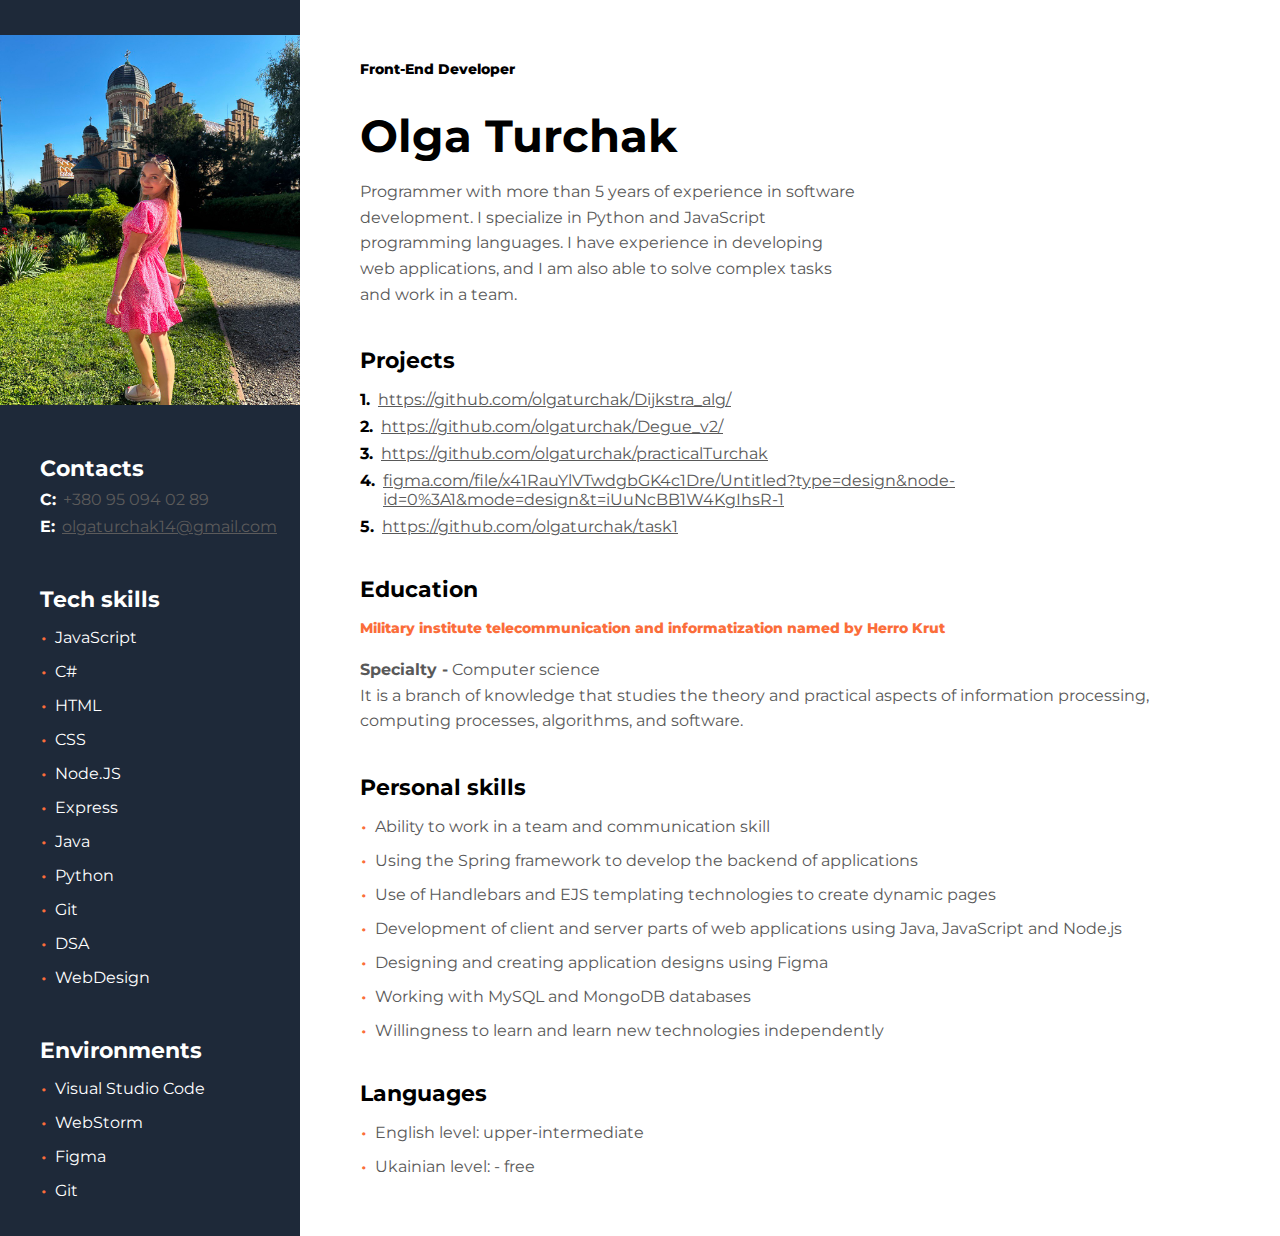
<file: cv/index.html>
<!DOCTYPE html>
<html lang="en">
<head>
    <link rel="preconnect" href="https://fonts.googleapis.com">
    <link rel="preconnect" href="https://fonts.gstatic.com" crossorigin>
    <link href="https://fonts.googleapis.com/css2?family=Montserrat:ital,wght@0,400;0,500;0,600;0,700;0,800;1,400;1,500;1,600;1,700&display=swap" rel="stylesheet">
    <meta charset="UTF-8">
    <meta name="viewport" content="width=device-width, initial-scale=1.0">
    <title>Резюме програміста</title>
    <style>
        * {
            font-family: 'Montserrat', sans-serif;

        }
        body {
            margin: 0;
            padding: 0;
        }

        .resume-container {
            display: flex;
        }

        .blue-panel {
            background-color: #1E2939;
            color: white;
            width: 300px;
            display: flex;
            flex-direction: column;
            justify-content: center;
        }

        .blue-panel img {
            width: 100%;
            height: 370px;
        }
        .left__block {
            margin-top: 20px;
            padding-left: 40px;
        }
        .contact {
            margin-top: 8px;
            display: flex;
        }
        .left__title {
            font-weight: 700;
            font-size: 22px;
            padding-top: 30px;
            color: #ffff;
        }
        .contact__name {
            font-weight: 700;
            font-size: 1rem;
            margin-right: 7px;
        }
        .contact__text {
            font-size: 1rem;
            color: #5c5b5b;
        }
        .skill {
            padding-left: 15px;
            font-size: 1rem;
            position: relative;
            margin-top: 15px;
        }
        .skill::before {
            content: '·';
            color: #FB6D3A;
            position: absolute;
            top: -10px;
            left: 0;
            font-size: 30px;
        }
        .black{
            color: #595959;
        }
        .main_information {
            width: 500px;
        }
        .rigth__title {
            font-size: 22px;
            font-weight: 700;
            color: #000000;
            margin-bottom: 16px;
            margin-top: 40px;
        }
        .resume-content {
            flex: 2;
            padding: 60px 100px 60px 60px;
        }
        .profession {
            color: #000000;
            font-weight: 800;
            font-size: 14px;
            margin-bottom: 20px;
        }
        .project {
            display: flex;
            margin-top: 8px;

        }
        .num {
            font-weight: 700;
            margin-right: 8px;
            color: #000000;
        }
        .project__link {
            color: #595959;
            width: 700px;
        }
        .rigth__block {
            width: 600px;
        }

        h1 {
            font-size: 45px;
            margin-bottom: 0;
        }
        .description{
            width: 500px;
        }
        p {
            font-size: 16px;
            line-height: 1.6;
            margin-bottom: 40px;
            color: #595959;
        }
        .orange{
            color: #FB6D3A;
        }
    </style>
</head>
<body>
<div class="resume-container">
    <div class="blue-panel">
        <img src="img/main_photo.jpg" alt="Фото">
        <div class="left__block">
            <div class="left__title">Contacts</div>
            <div class="contact">
                <div class="contact__name phone">C:</div>
                <a class="contact__text ">+380 95 094 02 89</a>
            </div>
            <div class="contact">
                <div class="contact__name">E:</div>
                <a href="olgaturchak14@gmail.com" class="contact__text ">olgaturchak14@gmail.com</a>
            </div>


        </div>
        <div class="left__block">
            <div class="left__title">Tech skills</div>
            <div class="skill">JavaScript</div>
            <div class="skill">C#</div>
            <div class="skill">HTML</div>
            <div class="skill">CSS</div>
            <div class="skill">Node.JS</div>
            <div class="skill">Express</div>
            <div class="skill">Java</div>
            <div class="skill">Python</div>
            <div class="skill">Git</div>
            <div class="skill">DSA</div>
            <div class="skill">WebDesign</div>
        </div>
        <div class="left__block">
            <div class="left__title">Environments</div>
            <div class="skill">Visual Studio Code</div>
            <div class="skill">WebStorm</div>
            <div class="skill">Figma</div>
            <div class="skill">Git</div>
        </div>
    </div>
    <div class="resume-content">
        <div class="main_information">
        <div class="profession">Front-End Developer</div>

        <h1>Olga Turchak</h1>

        <p class="description">Programmer with more than 5 years of experience in software development. I specialize in Python and JavaScript programming languages. I have experience in developing web applications, and I am also able to solve complex tasks and work in a team.</p>
    </div>

        <div class="rigth__block">
            <div class="rigth__title">Projects</div>
            <div class="project">
                <span class="num">1.</span><a class="project__link" href="https://github.com/olgaturchak/Dijkstra_alg/" style=" text-decoration: underline; cursor: pointer;"> https://github.com/olgaturchak/Dijkstra_alg/</a>
            </div>
            <div class="project">
                <span class="num">2.</span><a class="project__link" href="https://github.com/olgaturchak/Degue_v2" style="text-decoration: underline; cursor: pointer;"> https://github.com/olgaturchak/Degue_v2/</a>
            </div>
            <div class="project">
                <span class="num">3.</span><a class="project__link" href="https://github.com/olgaturchak/practicalTurchak" style="text-decoration: underline; cursor: pointer;"> https://github.com/olgaturchak/practicalTurchak</a>
            </div>
            <div class="project">
                <span class="num">4.</span><a class="project__link" href="figma.com/file/x41RauYlVTwdgbGK4c1Dre/Untitled?type=design&node-id=0%3A1&mode=design&t=iUuNcBB1W4KgIhsR-1" style="text-decoration: underline; cursor: pointer;"> figma.com/file/x41RauYlVTwdgbGK4c1Dre/Untitled?type=design&node-id=0%3A1&mode=design&t=iUuNcBB1W4KgIhsR-1</a>
            </div>
            <div class="project">
                <span class="num">5.</span><a class="project__link" href="https://github.com/olgaturchak/task1" style="text-decoration: underline; cursor: pointer;"> https://github.com/olgaturchak/task1</a>
            </div>

        </div>

        <div class="rigth__title">Education</div>
        <div class="profession orange">Military institute telecommunication and informatization named by Herro Krut</div>

        <p><strong>Specialty -</strong> Computer science<br>It is a branch of knowledge that studies the theory and practical aspects of information processing, computing processes, algorithms, and software.</p>
        <div class="rigth__title">Personal skills</div>
        <div class="work">

                <div class="skill black">Ability to work in a team and communication skill</div>
                <div class="skill black">Using the Spring framework to develop the backend of applications</div>
                <div class="skill black">Use of Handlebars and EJS templating technologies to create dynamic pages</div>
                <div class="skill black">Development of client and server parts of web applications using Java, JavaScript and Node.js</div>
                <div class="skill black">Designing and creating application designs using Figma</div>
                <div class="skill black">Working with MySQL and MongoDB databases</div>
                <div class="skill black">Willingness to learn and learn new technologies independently</div>

        </div>


            <div class="work">
                <div class="rigth__title">Languages</div>
                    <div class="skill black">English level: upper-intermediate</div>
                    <div class="skill black">Ukainian level: - free</div>
            </div>




        </ul>
    </div>
</div>
</body>
</html>
</file>
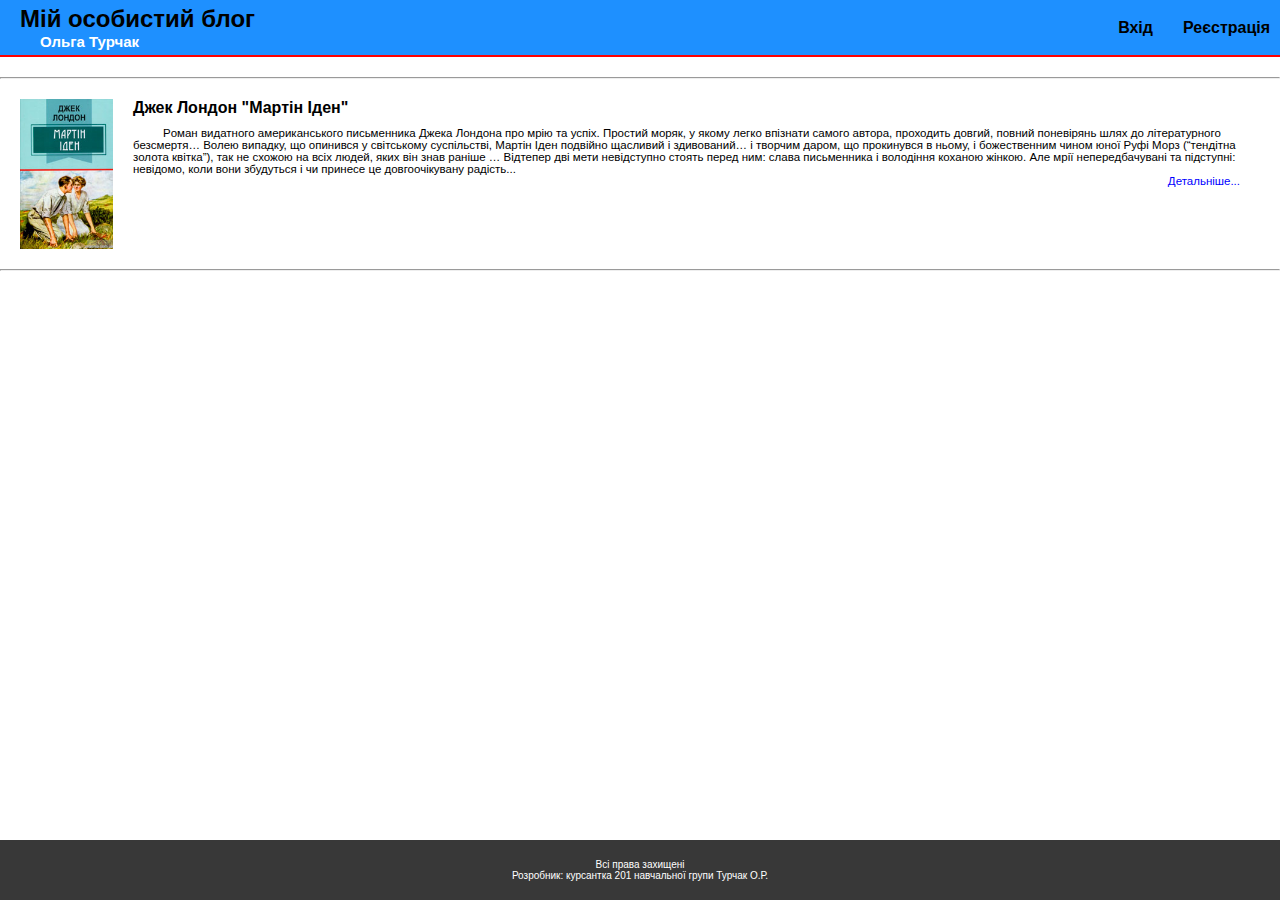
<file: books_page/html/index.html>
<!DOCTYPE html>
<html>
    <head>
        <meta charset="utf-8">
        <title>Мій блог</title>
        <link rel="stylesheet" href="../css/style.css"/>
        <link rel="stylesheet" href="../css/header.css"/>

        <link rel="stylesheet" href="../css/footer.css"/>

    </head>
    <body>
        <div class="header">
            <div class="titles">
                <h2 class="title1">Мій особистий блог</h2>
                <h3 class="title2">Ольга Турчак</h3>
            </div>
            <div class="buttons">
                <a href="login.html" class="button1">Вхід</a>
                <a href="register.html" class="button2">Реєстрація</a>
            </div>
        </div>
        <div class="first_block">
        <hr class="gor_lines">
            <div class="book">
            <img class="book_img" src="../img/martin_eden.jpg">
            <div class="book_info">
                <h4>Джек Лондон "Мартін Iден"</h4>
                <P>Pоман видатного американського письменника Джека Лондона про мрію та успіх. Простий моряк, у якому легко впізнати самого автора, проходить довгий, повний поневірянь шлях до літературного безсмертя… Волею випадку, що опинився у світському суспільстві, Мартін Іден подвійно щасливий і здивований… і творчим даром, що прокинувся в ньому, і божественним чином юної Руфі Морз (“тендітна золота квітка”), так не схожою на всіх людей, яких він знав раніше … Відтепер дві мети невідступно стоять перед ним: слава письменника і володіння коханою жінкою. Але мрії непередбачувані та підступні: невідомо, коли вони збудуться і чи принесе це довгоочікувану радість...</P>
                <a class="more_info" href="book.html" class="button1">Детальніше...</a>
                </div>
            </div>
        <hr class="gor_lines">
        </div>


        <footer class="footer">
            <div class="footer_info">
                <div class="first_foot">
                    Всі права захищені
                </div>
                <div>
                    Розробник: курсантка 201 навчальної групи Турчак О.Р.
                </div>
            </div>
        </footer>

    </body>
</html>
</file>
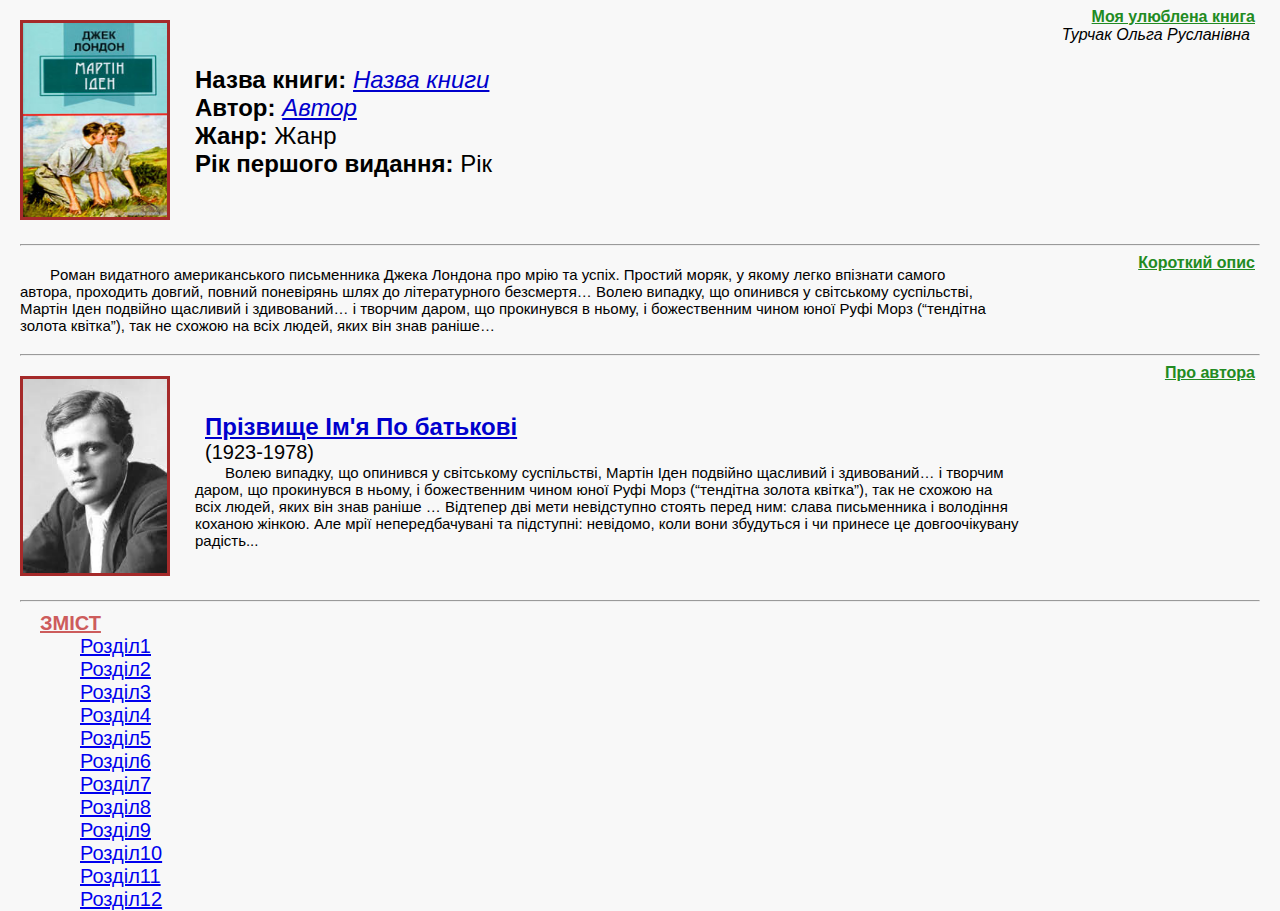
<file: books_page/html/book.html>
<!DOCTYPE html>
<html>
    <head>
        <meta charset="utf-8">
        <title>Book</title>
        <link rel="stylesheet" href="../css/book.css"/>
    </head>
    <body>

        <div class="first_block">
            <div class="image_b">
                <img class="book_img" src="../img/martin_eden.jpg">
            </div>
            <div class="book_info">
                <h4 class="atribut">Назва книги:
                    <i><a  href="https://uk.wikipedia.org/wiki/%D0%9C%D0%B0%D1%80%D1%82%D1%96%D0%BD_%D0%86%D0%B4%D0%B5%D0%BD" class="value_link"> Назва книги</a></i></h4>
                <h4 class="atribut">Автор:
                    <i><a href="https://uk.wikipedia.org/wiki/%D0%94%D0%B6%D0%B5%D0%BA_%D0%9B%D0%BE%D0%BD%D0%B4%D0%BE%D0%BD" class="value_link"> Автор</a>
                    </i></h4>
                <h4 class="atribut">Жанр:
                    <span class="value"> Жанр</span></h4>
                <h4 class="atribut">Рік першого видання:
                    <span class="value"> Рік</span></h4>
            </div>
            <div class="first_description">
                <h4 class="left_descr">Моя улюблена книга</h4>
                <i><div class="my_descr">Турчак Ольга Русланівна</div></i>
            </div>
        </div>

        <hr class="gor_lines">

       <div class="second_block">
           <P class="book_description">Pоман видатного американського письменника Джека Лондона про мрію та успіх. Простий моряк, у якому легко впізнати самого автора, проходить довгий, повний поневірянь шлях до літературного безсмертя… Волею випадку, що опинився у світському суспільстві, Мартін Іден подвійно щасливий і здивований… і творчим даром, що прокинувся в ньому, і божественним чином юної Руфі Морз (“тендітна золота квітка”), так не схожою на всіх людей, яких він знав раніше…</P>
           <div class="first_description">
               <h4 class="left_descr">Короткий опис</h4>
           </div>
        </div>

        <hr class="gor_lines">

        <div class="third_block">
            <div class="image_b">
                <img class="book_img" src="../img/portret.jpg">
            </div>
            <div class="author_info">
                <h4 class="surname">Прізвище Ім'я По батькові</h4>
                <div class="jears_of_life">(1923-1978)</div>
                <div class="author_description">Волею випадку, що опинився у світському суспільстві, Мартін Іден подвійно щасливий і здивований… і творчим даром, що прокинувся в ньому, і божественним чином юної Руфі Морз (“тендітна золота квітка”), так не схожою на всіх людей, яких він знав раніше … Відтепер дві мети невідступно стоять перед ним: слава письменника і володіння коханою жінкою. Але мрії непередбачувані та підступні: невідомо, коли вони збудуться і чи принесе це довгоочікувану радість...</div>
            </div>
            <div class="first_description">
                <h4 class="left_descr">Про автора</h4>
            </div>
        </div>

        <hr class="gor_lines">

        <div class="zmist">
            <h4 class="zmist_text">ЗМІСТ</h4>
            <ul class="rozdils">
                <li class="roz1"><a href="https://www.ukrlib.com.ua/world/printit.php?tid=879">Розділ1</a></li>
                <li class="roz2"><a href="https://www.ukrlib.com.ua/world/printit.php?tid=879">Розділ2</a></li>
                <li class="roz3"><a href="https://www.ukrlib.com.ua/world/printit.php?tid=879">Розділ3</a></li>
                <li class="roz4"><a href="https://www.ukrlib.com.ua/world/printit.php?tid=879">Розділ4</a></li>
                <li class="roz5"><a href="https://www.ukrlib.com.ua/world/printit.php?tid=879">Розділ5</a></li>
                <li class="roz6"><a href="https://www.ukrlib.com.ua/world/printit.php?tid=879">Розділ6</a></li>
                <li class="roz7"><a href="https://www.ukrlib.com.ua/world/printit.php?tid=879">Розділ7</a></li>
                <li class="roz8"><a href="https://www.ukrlib.com.ua/world/printit.php?tid=879">Розділ8</a></li>
                <li class="roz9"><a href="https://www.ukrlib.com.ua/world/printit.php?tid=879">Розділ9</a></li>
                <li class="roz10"><a href="https://www.ukrlib.com.ua/world/printit.php?tid=879">Розділ10</a></li>
                <li class="roz11"><a href="https://www.ukrlib.com.ua/world/printit.php?tid=879">Розділ11</a></li>
                <li class="roz12"><a href="https://www.ukrlib.com.ua/world/printit.php?tid=879">Розділ12</a></li>
            </ul>
        </div>



    </body>
</html>
</file>
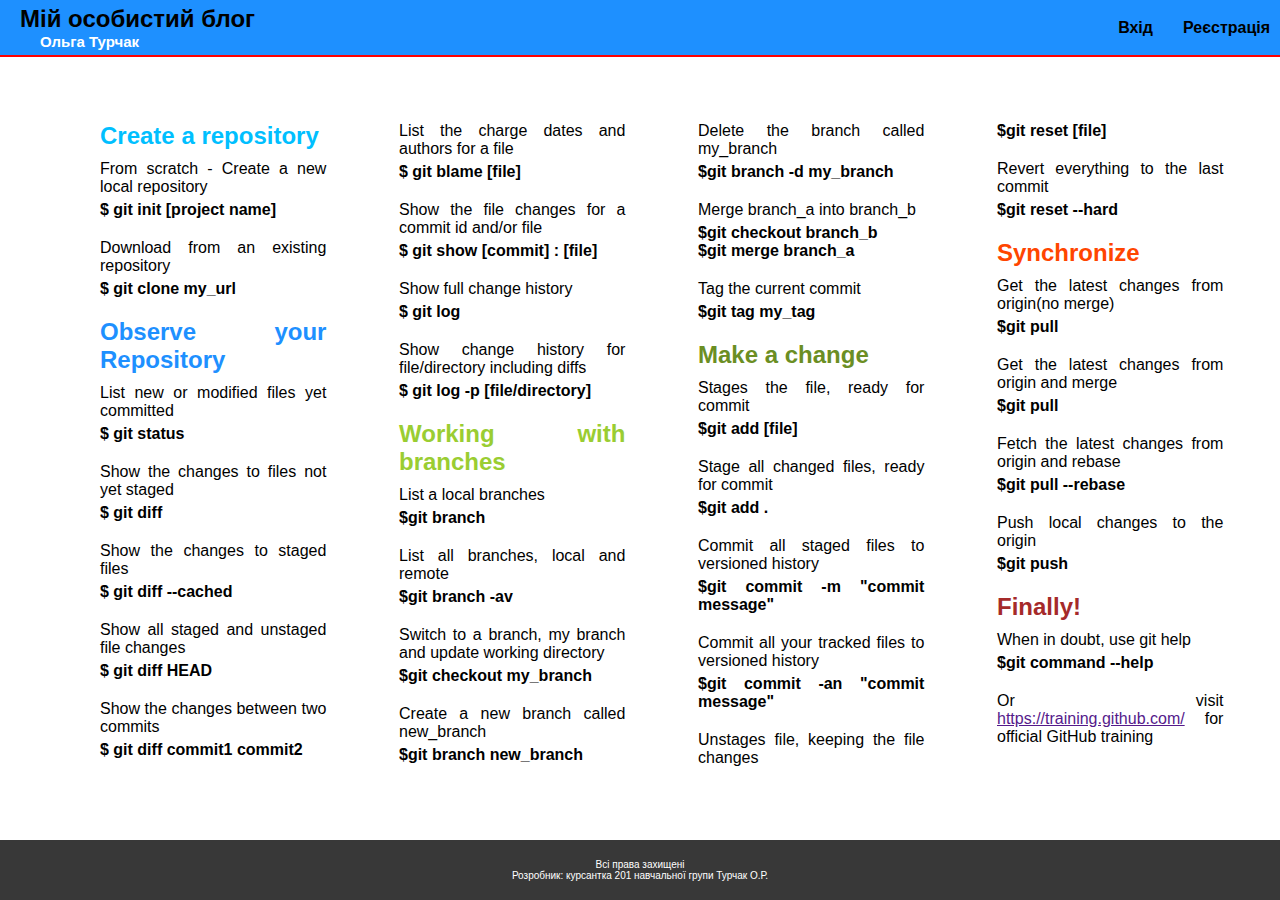
<file: books_page/html/git_commands.html>
<!DOCTYPE html>
<head>
    <meta charset="UTF-8">
    <title>Git Commands</title>
    <link rel="stylesheet" href="../css/style.css"/>
    <link rel="stylesheet" href="../css/header.css"/>
    <link rel="stylesheet" href="../css/git_commands.css"/>
    <link rel="stylesheet" href="../css/footer.css"/>
</head>
<body>
<div class="header">
    <div class="titles">
        <h2 class="title1">Мій особистий блог</h2>
        <h3 class="title2">Ольга Турчак</h3>
    </div>
    <div class="buttons">
        <a href="login.html" class="button1">Вхід</a>
        <a href="register.html" class="button2">Реєстрація</a>
    </div>
</div>
<div class="main_block">
    <div class="git_command_gr">
        <h2 class="com_gr1">Create a repository</h2>
        <div class="command_unit">
            <div class="com_descr">From scratch - Create a new local repository</div>
            <div class="command">$ git init [project name]</div>
        </div>
        <div class="command_unit">
            <div class="com_descr">Download from an existing repository</div>
            <div class="command">$ git clone my_url</div>
        </div>
    </div>
    <div class="git_command_gr">
        <h2 class="com_gr2">Observe your Repository</h2>
        <div class="command_unit">
            <div class="com_descr">List new or modified files yet committed</div>
            <div class="command">$ git status</div>
        </div>
        <div class="command_unit">
            <div class="com_descr">Show the changes to files not yet staged</div>
            <div class="command">$ git diff</div>
        </div>
        <div class="command_unit">
            <div class="com_descr">Show the changes to staged files</div>
            <div class="command">$ git diff --cached</div>
        </div>
        <div class="command_unit">
            <div class="com_descr">Show all staged and unstaged file changes</div>
            <div class="command">$ git diff HEAD</div>
        </div>
        <div class="command_unit">
            <div class="com_descr">Show the changes between two commits</div>
            <div class="command">$ git diff commit1 commit2</div>
        </div>
        <div class="command_unit">
            <div class="com_descr">List the charge dates and authors for a file</div>
            <div class="command">$ git blame [file]</div>
        </div>
        <div class="command_unit">
            <div class="com_descr">Show the file changes for a commit id and/or file</div>
            <div class="command">$ git show [commit] : [file]</div>
        </div>
        <div class="command_unit">
            <div class="com_descr">Show full change history</div>
            <div class="command">$ git log</div>
        </div>
        <div class="command_unit">
            <div class="com_descr">Show change history for file/directory including diffs</div>
            <div class="command">$ git log -p [file/directory]</div>
        </div>
    </div>
    <div class="git_command_gr">
        <h2 class="com_gr3">Working with branches</h2>
        <div class="command_unit">
            <div class="com_descr">List a local branches</div>
            <div class="command">$git branch</div>
        </div>
        <div class="command_unit">
            <div class="com_descr">List all branches, local and remote</div>
            <div class="command">$git branch -av</div>
        </div>
        <div class="command_unit">
            <div class="com_descr">Switch to a branch, my branch and update working directory</div>
            <div class="command">$git checkout my_branch</div>
        </div>
        <div class="command_unit">
            <div class="com_descr">Create a new branch called new_branch</div>
            <div class="command">$git branch new_branch</div>
        </div>
        <div class="command_unit">
            <div class="com_descr">Delete the branch called my_branch</div>
            <div class="command">$git branch -d my_branch</div>
        </div>
        <div class="command_unit">
            <div class="com_descr">Merge branch_a into branch_b</div>
            <div class="command">$git checkout branch_b <br>$git merge branch_a</div>
        </div>
        <div class="command_unit">
            <div class="com_descr">Tag the current commit</div>
            <div class="command">$git tag my_tag</div>
        </div>
    </div>
    <div class="git_command_gr">
        <h2 class="com_gr4">Make a change</h2>
        <div class="command_unit">
            <div class="com_descr">Stages the file, ready for commit</div>
            <div class="command">$git add [file]</div>
        </div>
        <div class="command_unit">
            <div class="com_descr">Stage all changed files, ready for commit</div>
            <div class="command">$git add .</div>
        </div>
        <div class="command_unit">
            <div class="com_descr">Commit all staged files to versioned history</div>
            <div class="command">$git commit -m "commit message"</div>
        </div>
        <div class="command_unit">
            <div class="com_descr">Commit all your tracked files to versioned history</div>
            <div class="command">$git commit -an "commit message"</div>
        </div>
        <div class="command_unit">
            <div class="com_descr">Unstages file, keeping the file changes</div>
            <div class="command">$git reset [file]</div>
        </div>
        <div class="command_unit">
            <div class="com_descr">Revert everything to the last commit</div>
            <div class="command">$git reset --hard</div>
        </div>

    </div>
    <div class="git_command_gr">
        <h2 class="com_gr5">Synchronize</h2>
        <div class="command_unit">
            <div class="com_descr">Get the latest changes from origin(no merge)</div>
            <div class="command">$git pull</div>
        </div>
        <div class="command_unit">
            <div class="com_descr">Get the latest changes from origin and merge</div>
            <div class="command">$git pull</div>
        </div>
        <div class="command_unit">
            <div class="com_descr">Fetch the latest changes from origin and rebase</div>
            <div class="command">$git pull --rebase</div>
        </div>
        <div class="command_unit">
            <div class="com_descr">Push local changes to the origin</div>
            <div class="command">$git push</div>
        </div>
    </div>
    <div class="git_command_gr">
        <h2 class="com_gr6">Finally!</h2>
        <div class="command_unit">
            <div class="com_descr">When in doubt, use git help</div>
            <div class="command">$git command --help</div>
        </div>
        <div class="command_unit">
            <div class="com_descr">Or visit <a href="">https://training.github.com/</a> for official GitHub training</div>
        </div>
    </div>


</div>


<footer class="footer">
    <div class="footer_info">
        <div class="first_foot">
            Всі права захищені
        </div>
        <div>
            Розробник: курсантка 201 навчальної групи Турчак О.Р.
        </div>
    </div>
</footer>
</file>
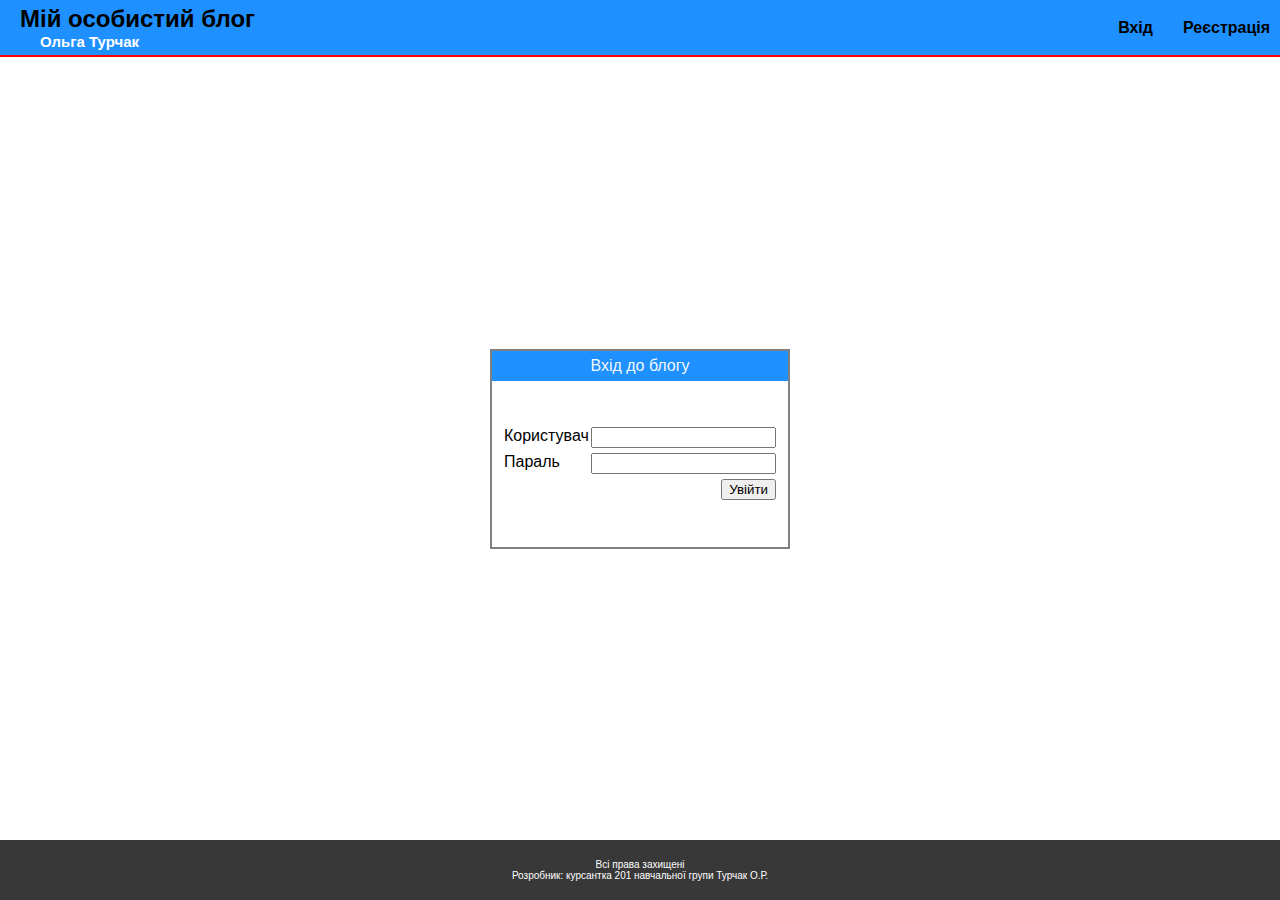
<file: books_page/html/login.html>
<!DOCTYPE html>
<html>
    <head>
        <meta charset="utf-8">
        <title>Вхід</title>
        <link rel="stylesheet" href="../css/style.css"/>
        <link rel="stylesheet" href="../css/header.css"/>
        <link rel="stylesheet" href="../css/login.css"/>
        <link rel="stylesheet" href="../css/footer.css"/>

    </head>
    <body>
        <div class="header">
            <div class="titles">
                <h2 class="title1">Мій особистий блог</h2>
                <h3 class="title2">Ольга Турчак</h3>
            </div>
            <div class="buttons">
                <a href="#" class="button1">Вхід</a>
                <a href="#" class="button2">Реєстрація</a>
            </div>
        </div>
        <div class="registr_block">
            <div class="reg_hat">
                <div class="vhid_do_blogu">Вхід до блогу</div>
            </div>
            <div class="forms_block">
                <form class="form">
                    <div class="register_input">
                        <label for="input1">
                            Користувач
                        </label>
                        <input id="input1" type="text">
                    </div>
                     <div class="register_input">
                        <label for="input2">
                            Параль
                        </label>
                        <input id="input2" type="password">
                    </div>
                    <button class="login_button">
                        Увійти
                    </button>
                </form>

            </div>
        </div>


        <footer class="footer">
            <div class="footer_info">
                <div class="first_foot">
                    Всі права захищені
                </div>
                <div>
                    Розробник: курсантка 201 навчальної групи Турчак О.Р.
                </div>
            </div>
        </footer>
    </body>
</html>
</file>
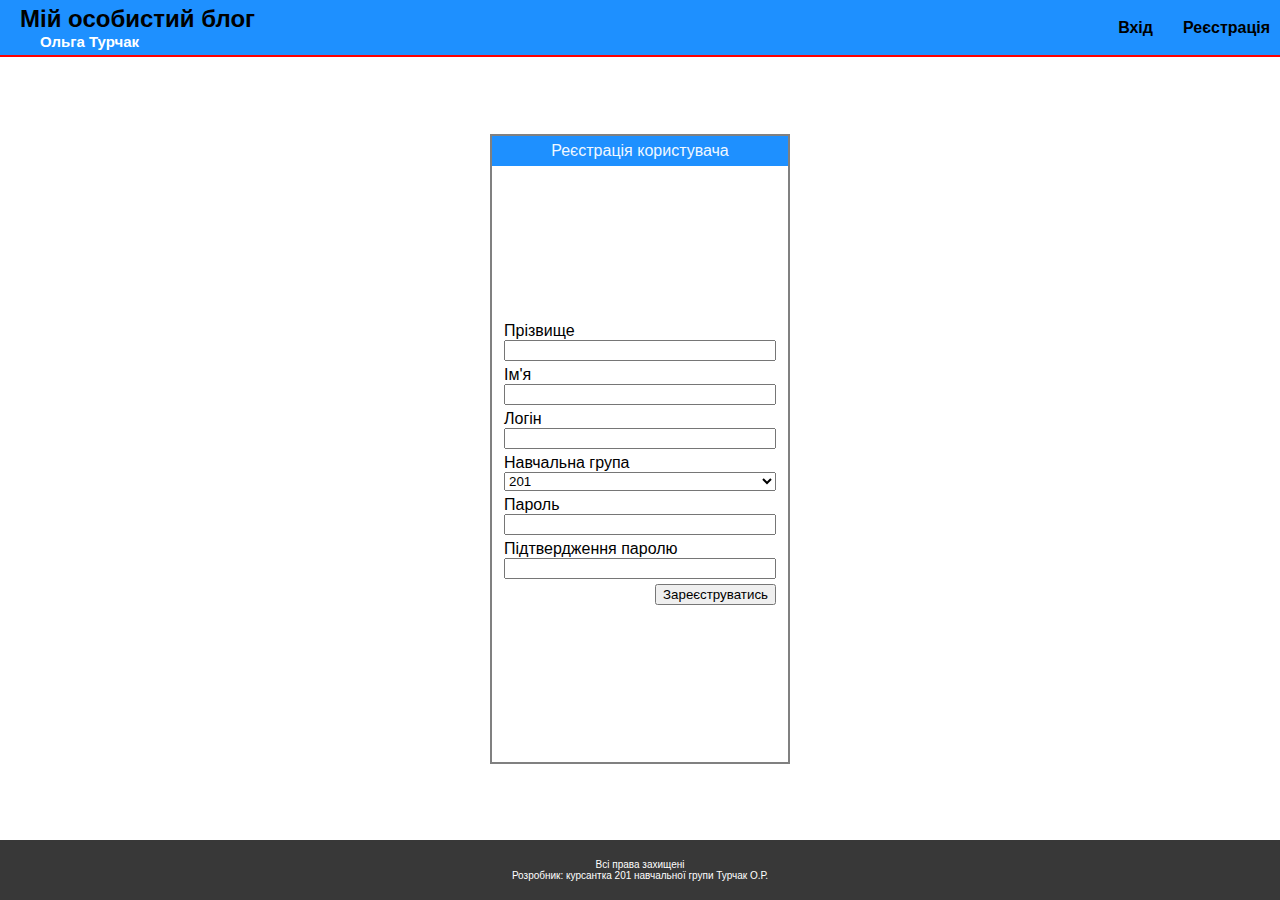
<file: books_page/html/register.html>
<!DOCTYPE html>
<html>
<head>
    <meta charset="utf-8">
    <title>Вхід</title>
    <link rel="stylesheet" href="../css/style.css"/>
    <link rel="stylesheet" href="../css/header.css"/>
    <link rel="stylesheet" href="../css/login.css"/>
    <link rel="stylesheet" href="../css/footer.css"/>
    <link rel="stylesheet" href="../css/register.css"/>

</head>
<body>
<div class="header">
    <div class="titles">
        <h2 class="title1">Мій особистий блог</h2>
        <h3 class="title2">Ольга Турчак</h3>
    </div>
    <div class="buttons">
        <a href="#" class="button1">Вхід</a>
        <a href="#" class="button2">Реєстрація</a>
    </div>
</div>
<div class="registr_block">
    <div class="reg_hat">
        <div class="vhid_do_blogu">Реєстрація користувача</div>
    </div>
    <div class="forms_block">
        <form class="form">
            <div class="register_input">
                <label for="input1">
                    Прізвище
                </label>
                <input id="input1" type="text">
            </div>
            <div class="register_input">
                <label for="input2">
                    Ім'я
                </label>
                <input id="input2" type="text">
            </div>
            <div class="register_input">
                <label for="input3">
                    Логін
                </label>
                <input id="input3" type="text">
            </div>
            <div class="register_input">
                <label>
                    Навчальна група
                </label>
                <select>
                    <option value="">201</option>
                    <option value="">202</option>
                    <option value="">203</option>
                </select>
            </div>
            <div class="register_input">
                <label for="input4">
                    Пароль
                </label>
                <input id="input4" type="text">
            </div>
            <div class="register_input">
                <label for="input5">
                    Підтвердження паролю
                </label>
                <input id="input5" type="text">
            </div>
            <button class="login_button">
                Зареєструватись
            </button>
        </form>

    </div>
</div>


<footer class="footer">
    <div class="footer_info">
        <div class="first_foot">
            Всі права захищені
        </div>
        <div>
            Розробник: курсантка 201 навчальної групи Турчак О.Р.
        </div>
    </div>
</footer>
</body>
</html>
</file>
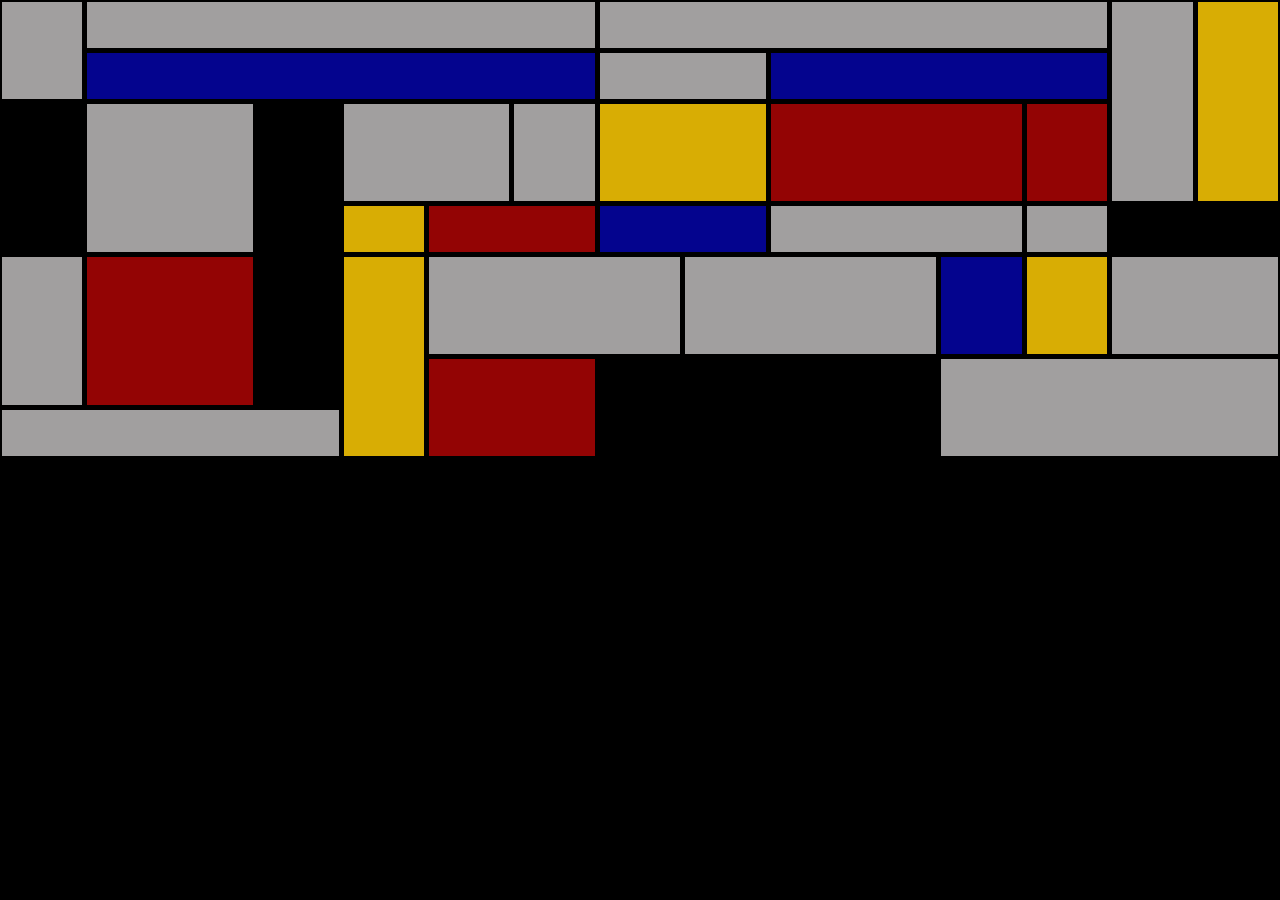
<file: pz_1_6/task1/grid.html>
<!DOCTYPE html>
<html lang="en">
<head>
    <meta charset="UTF-8">
    <meta name="viewport" content="width=device-width, initial-scale=1.0">
    <title>Grid</title>
    <link rel="stylesheet" href="style-grid.css">
</head>
<body>
    <div class="wrapper">
        <div class="item_1 add-border wh"></div>
        <div class="item_2 add-border wh"></div>
        <div class="item_3 add-border wh"></div>
        <div class="item_4 add-border wh"></div>
        <div class="item_5 add-border yl"></div>
        <div class="item_6 add-border bl"></div>
        <div class="item_7 add-border wh"></div>
        <div class="item_8 add-border bl"></div>
        <div class="item_9 add-border bk"></div>
        <div class="item_10 add-border wh"></div>
        <div class="item_11 add-border bk"></div>
        <div class="item_12 add-border wh"></div>
        <div class="item_13 add-border wh"></div>
        <div class="item_14 add-border yl"></div>
        <div class="item_15 add-border rd"></div>
        <div class="item_16 add-border rd"></div>
        <div class="item_17 add-border yl"></div>
        <div class="item_18 add-border rd"></div>
        <div class="item_19 add-border bl"></div>
        <div class="item_20 add-border wh"></div>
        <div class="item_21 add-border wh"></div>
        <div class="item_22 add-border bk"></div>
        <div class="item_23 add-border wh"></div>
        <div class="item_24 add-border rd"></div>
        <div class="item_25 add-border yl"></div>
        <div class="item_26 add-border wh"></div>
        <div class="item_27 add-border wh"></div>
        <div class="item_28 add-border bl"></div>
        <div class="item_29 add-border yl"></div>
        <div class="item_30 add-border wh"></div>
        <div class="item_31 add-border wh"></div>
        <div class="item_32 add-border rd"></div>
        <div class="item_33 add-border bk"></div>
        <div class="item_34 add-border wh"></div>
    </div>
</body>
</html>
</file>
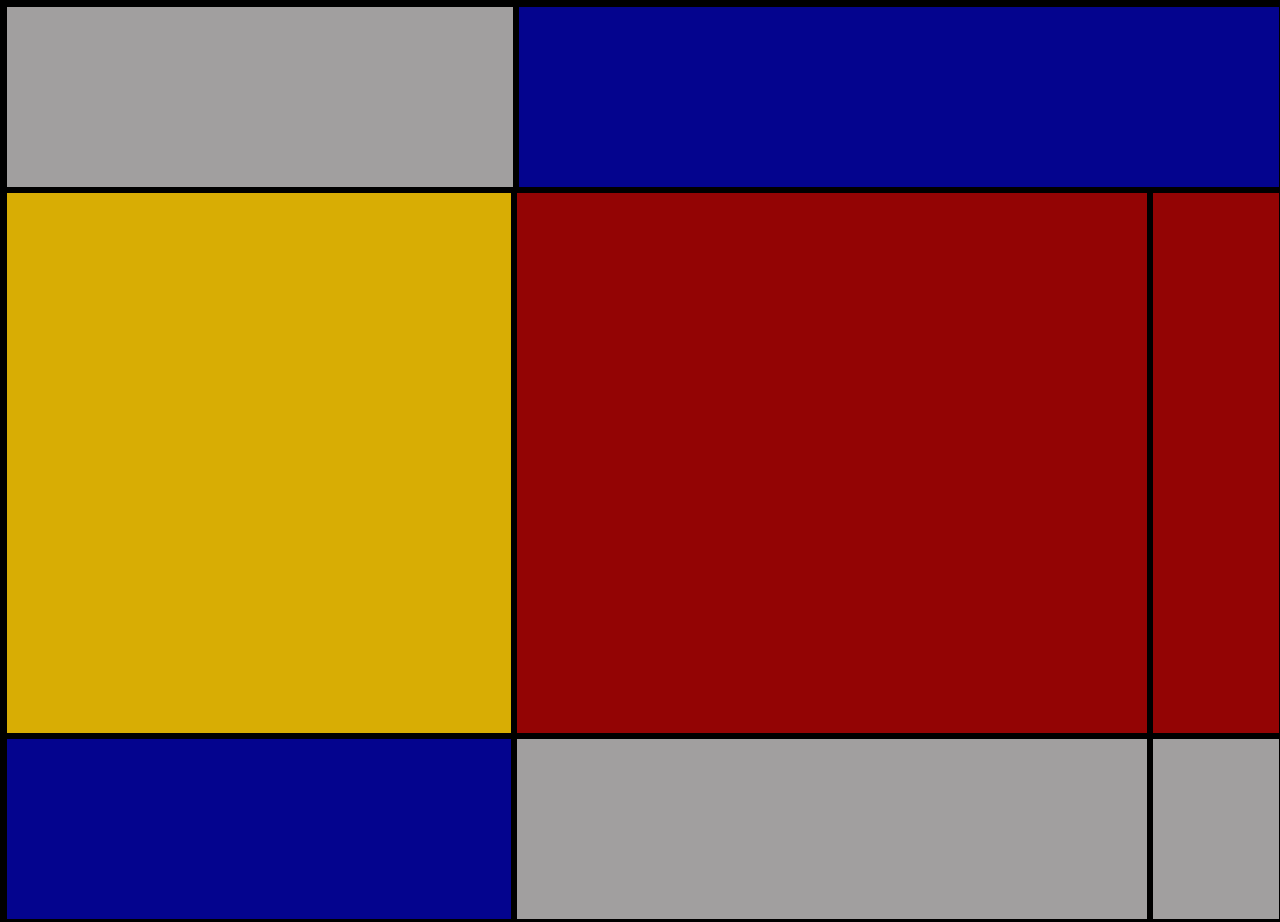
<file: pz_1_6/task2/flexbox.html>
<!DOCTYPE html>
<html lang="en">
<head>
    <meta charset="UTF-8">
    <meta name="viewport" content="width=device-width, initial-scale=1.0">
    <title>Flex</title>
    <link rel="stylesheet" href="style-flex.css">
</head>
<body>
    <div class="wrapper">
        <div class="header add-border">
            <div class="item_1 add-border gray">

            </div>
            <div class="item_2 add-border blue">

            </div>
        </div>
        <div class="main add-border">
            <div class="item_3 add-border yellow">

            </div>
            <div class="item_4 add-border red">

            </div>
            <div class="item_5 add-border red">

            </div>
        </div>
        <div class="footer add-border">
            <div class="item_6 add-border blue">

            </div>
            <div class="item_7 add-border gray">

            </div>
            <div class="item_8 add-border gray">

            </div>
        </div>
    </div>
</body>
</html>
</file>
<file: books_page/css/style.css>
*{
    margin: 0;
    box-sizing: border-box;
    font-family: "Arial", sans-serif;

}
body {
    display: flex;
    flex-direction: column;
    justify-content: space-between;
    height: 100vh;
}
.first_block{
    padding-top: 20px;
    margin-bottom: auto;
}
.book_img{
    height: 150px;
    width: 100px;
    margin: 20px 20px 20px;
}
.book{
    display: flex;
    flex-direction: row;
}
.book_info{
    margin: 20px 20px 0 0;

}
p{
    text-indent: 30px;
    font-size: 11.5px;
    margin-top: 10px;
}
.more_info{
    color: blue;
    font-size: 11.5px;
    text-decoration: none;
    position:absolute;
    right: 40px;
}
</file>
<file: books_page/css/header.css>
.header{
    background: #1E90FF;
    border-bottom: 2px solid red;
    display: flex;
    flex-direction: row;
}
.title1{
    color:black;
    margin: 0 20px;
    padding: 5px 0 0 0;
    font-weight : bolder;


}
.title2{
    color:white;
    margin: 0 40px 0;
    font-size: 15px;
    padding: 0 0 5px 0;
}
.buttons{
    display: flex;
    flex-direction: row;
    align-items: center;
    margin-left: auto;
    margin-right: 10px;

}
.button1{
    color:black;
    padding-bottom: 0;
    padding-right: 30px;
    font-weight : bolder;
}

.button1, .button2 {
    text-decoration: none;
}

.button2{
    color:black;

    padding-top: 0;
    font-weight : bolder;
}
</file>
<file: books_page/css/footer.css>
.footer{
    width: 100%;
    bottom: 0.1px;
    background-color:#383838;
    height: 60px;
    color: white;
    display: flex;
    align-items: center;
    justify-content: center;
}
.footer_info{
    font-size: 10px;
}
.first_foot {
    display: flex;
    justify-content: center;
}
</file>
<file: books_page/css/book.css>
*{
    margin: 0;
    margin-right: 5px;
    box-sizing: border-box;
    font-family: "Arial", sans-serif;
    background-color: #F8F8F8;

}
.gor_lines{
    background-color: #0000CD;
    margin-left: 20px;
    margin-right: 10px;
    font-size: 7px;
}
.book_img{
    height: 200px;
    width: 150px;
    margin: 20px 20px 20px;
    border: 3px solid brown;
}
.first_block{
    display: flex;
    flex-direction: row;


}
.book_info{
    display: flex;
    flex-direction: column;
    text-align: left;
    justify-content: center;

}
.first_description{
    margin-left: auto;
    margin-right: 10px;
    text-align: right;
    width:25%;
}
.left_descr{
    margin: 8px 0 0 0;
    color: forestgreen;
    text-decoration: underline;
    text-align: right;
}
.atribut{
    font-weight: bold;
    font-size: 24px;

}
.value_link, .value{
    font-weight: normal;
    font-size: 24px;
}
.value_link{
    text-decoration: underline;
    color: #0000CD;
}
.second_block{
    display: flex;
    flex-direction: row;

}
.author_info{

    display: flex;
    flex-direction: column;
    text-align: left;
    justify-content: center;
    width: 90%;

}
.book_description{
    text-indent: 30px;
    margin: 20px;
    width: 100%;
    font-size: 15px;

}
.third_block{
    display: flex;
    flex-direction: row;
}
.author_description{
    text-indent: 30px;
    width: 100%;
    font-size: 15px;
}
.surname{
    font-weight: bold;
    font-size: 24px;
    text-decoration: underline;
    color: #0000CD;
    margin-top: 5px;
    margin-left: 10px;
}
.jears_of_life{
    font-size: 20px;
    margin-left: 10px;
}
.zmist{
    margin: 10px 0 0 40px;
    font-weight: 100;

}
.zmist_text{
    color: indianred;
    text-decoration: underline;
    font-size: 20px;
}
.rozdils{
    font-size: 20px;
    color: #0000CD;
}
.roz1, .roz2{
    text-decoration: underline;
}
li{
    list-style: none;
}
</file>
<file: books_page/css/git_commands.css>
.main_block{
    column-count: 4;
    text-align: justify;
    margin: 10px 0 10px 100px;

}
.com_gr1{
    color: deepskyblue;
    margin-bottom: 10px;
}
.com_gr2{
    color: #1E90FF;
    margin-bottom: 10px;

}
.com_gr3{
    color: yellowgreen;
    margin-bottom: 10px;

}
.com_gr4{
    color: olivedrab;
    margin-bottom: 10px;

}
.com_gr5{
    color: orangered;
    margin-bottom: 10px;

}
.com_gr6{
    color: brown;
    margin-bottom: 10px;

}
.git_command_gr{
    margin-bottom: 20px;
    width: 80%;
}
.command_unit{
    margin-bottom: 20px;
}
.command{
    font-weight: bold;
    margin-top: 5px;
}
</file>
<file: books_page/css/login.css>
.registr_block{
    border: 2px solid grey;
    display: flex;
    flex-direction: column;
    width: 300px;
    height: 200px;
     margin-left: auto;
    margin-right: auto;

}
.reg_hat{
    padding: 0;
    margin-bottom: 0;
    background: #1E90FF;
    color:aliceblue;
    height: 30px;
    width: 100%;
}
div.reg_hat div{
    height: 100%;
   display: flex;
    justify-content: center;
    align-items: center;
}

.form {
    margin: 12px;
}

.forms_block {
    display: flex;
    flex-direction: column;
    margin-top: auto;
    margin-bottom: auto;
}

.register_input {
    display: flex;
    justify-content: space-between;
    margin-bottom: 5px;

}


.login_button {
    display: flex;
    margin-left: auto
}
</file>
<file: books_page/css/register.css>
body {
    display: flex;
    flex-direction: column;
    justify-content: space-between;
    height: 100vh;
}
.registr_block{
    border: 2px solid grey;
    display: flex;
    flex-direction: column;
    height: 70%;
    width: 300px;
    margin:20px auto;


}
.reg_hat{
    padding: 0;
    margin-bottom: 0;
    background: #1E90FF;
    color:aliceblue;
    height: 30px;
    width: 100%;
}
div.reg_hat div{
    height: 100%;
    display: flex;
    justify-content: center;
    align-items: center;
}

.form {
    margin: 12px;
}

.forms_block {
    display: flex;
    flex-direction: column;
    margin-top: auto;
    margin-bottom: auto;
}

.register_input {
    display: flex;
    justify-content: space-around;
    margin-bottom: 5px;
    flex-flow: column;

}


.login_button {
    display: flex;
    margin-left: auto
}
</file>
<file: pz_1_6/task1/style-grid.css>
*{
    margin: 0;
    background-color: black;
}

.add-border{
    border: 2px solid;
}

.wrapper {
    display: grid;
    grid-template-columns: repeat(15, 1fr);
    gap: 1px;
    grid-auto-rows: minmax(50px, auto);
  }
  .item_1 {
    grid-column: 1;
    grid-row: 1 / 3;
  }
  .item_2 {
    grid-column: 2 / 8;
    grid-row: 1 / 2 ;
  }
  .item_3 {
    grid-column:  8 / 14;
    grid-row: 1 / 2;
  }
  .item_4 {
    grid-column: 14 ;
    grid-row: 1 / 5;
  }
  .item_5 {
    grid-column: 15;
    grid-row: 1 / 5;
  }
  
  .item_6 {
    grid-column: 2 / 8;
    grid-row: 2;
  }

  .item_7{
    grid-column: 8 / 10;
    grid-row: 2;
  }

  
  .item_8{
    grid-column: 10 / 14;
    grid-row: 2;
  }

    .item_9{
     grid-column: 1;
     grid-row: 3 / 6;          
   }

   .item_10{
     grid-column: 2 / 4;
     grid-row: 3 / 6;          
   }

   .item_11{
    grid-column: 4;
    grid-row: 3 / 9; 
   }

   .item_12{
    grid-column: 5 / 7;
    grid-row: 3 / 5; 
   }

   .item_13{
    grid-column: 7;
    grid-row: 3 / 5; 
   }
   
   .item_14{
    grid-column: 8 / 10;
    grid-row: 3 / 5; 
   }

   .item_15{
    grid-column: 10 / 13;
    grid-row: 3 / 5; 
   }
   
   .item_16{
    grid-column: 13;
    grid-row: 3 / 5; 
   }

   .item_17{
    grid-column: 5;
    grid-row: 5; 
   }
   
   .item_18{
    grid-column: 6 / 8;
    grid-row: 5; 
   }

   .item_19{
    grid-column: 8 / 10;
    grid-row: 5; 
   }

   .item_20{
    grid-column: 10 / 13;
    grid-row: 5; 
   }

   .item_21{
    grid-column: 13;
    grid-row: 5; 
   }

   .item_22{
    grid-column: 14 / 16;
    grid-row: 5; 
   }

   .item_23{
    grid-column: 1;
    grid-row: 6 / 9; 
   }

   .item_24{
    grid-column: 2 / 4;
    grid-row: 6 / 9; 
   }

   .item_25{
    grid-column: 5;
    grid-row: 6 / 10; 
   }

   .item_26{
    grid-column: 6 / 9;
    grid-row: 6 / 8; 
   }

   .item_27{
    grid-column: 9 / 12;
    grid-row: 6 / 8; 
   }

   .item_28{
    grid-column: 12;
    grid-row: 6 / 8; 
   }

   .item_29{
    grid-column: 13;
    grid-row: 6 / 8; 
   }

   .item_30{
    grid-column: 14 / 16;
    grid-row: 6 / 8; 
   }

   .item_31{
    grid-column: 1 / 5;
    grid-row: 9; 
   }

   .item_32{
    grid-column: 6 / 8;
    grid-row: 8 / 10; 
   }

   .item_33{
    grid-column: 8 / 12;
    grid-row: 8 / 10; 
   }

   .item_34{
    grid-column: 12 / 16;
    grid-row: 8 / 10; 
   }

   .wh{
    background-color: #a19f9f;
   }

   .bl{
    background-color: #04048e;
   }

   .rd{
    background-color: #930404;
   }

   .bk{
    background-color: black;
   }

   .yl{
    background-color: #d8ad04;
   }

  @media only screen and (max-width: 750px) {
    .wrapper > div{
      grid-column: 1 / 16;
      grid-row: auto; 
    }
  }
</file>
<file: pz_1_6/task2/style-flex.css>
*{
    margin: 0;
    background-color: black;
}

.yellow{
    background-color: #d8ad04;
}

.red{
    background-color: #930404;
}

.gray{
    background-color: #a19f9f;
}

.blue{
    background-color: #04048e;
}

.wrapper{
    display: block;
    height: 100dvh;
    border: 1px solid;
}

.add-border {
    border: 3px solid;   
}

.header{
    display: flex;
    width: 100%;
    height: 20%;
    border: 3px solid;
}

.item_1{
    width: 40%;
    height: 100%;
}

.item_2{
    width: 60%;
    height: 100%;
}


.main{
    display: flex;
    width: 100%;
    height: 60%;
}

.item_3{
    width: 40%;
    height: 100%;
}

.item_4{
    width: 50%;
    height: 100%;
}

.item_5{
    width: 10%;
    height: 100%;
}


.footer{
    display: flex;
    width: 100%;
    height: 20%;
    border: 3px solid;  
}

.item_6{
    width: 40%;
    height: 100%;
}

.item_7{
    width: 50%;
    height: 100%;
}

.item_8{
    width: 10%;
    height: 100%;
}

@media only screen and (max-width: 500px) {
    .header{
        display: block;
    }

    .header > div{
        width: 100%;
    }

    .main{
        display: block;
    }

    .main > div{
        width: 100%;
    }

    .footer{
        display: block;
    }

    .footer > div{
        width: 100%;
    }
}


@media only screen and (max-width: 750px) {
     .item_5{
        display: none;
     }   

     .item_4{
        width: 80%;
     }

     .item_7{
        width: 80%;
     }   

     .item_8{
        display: none;
     }
}
</file>
